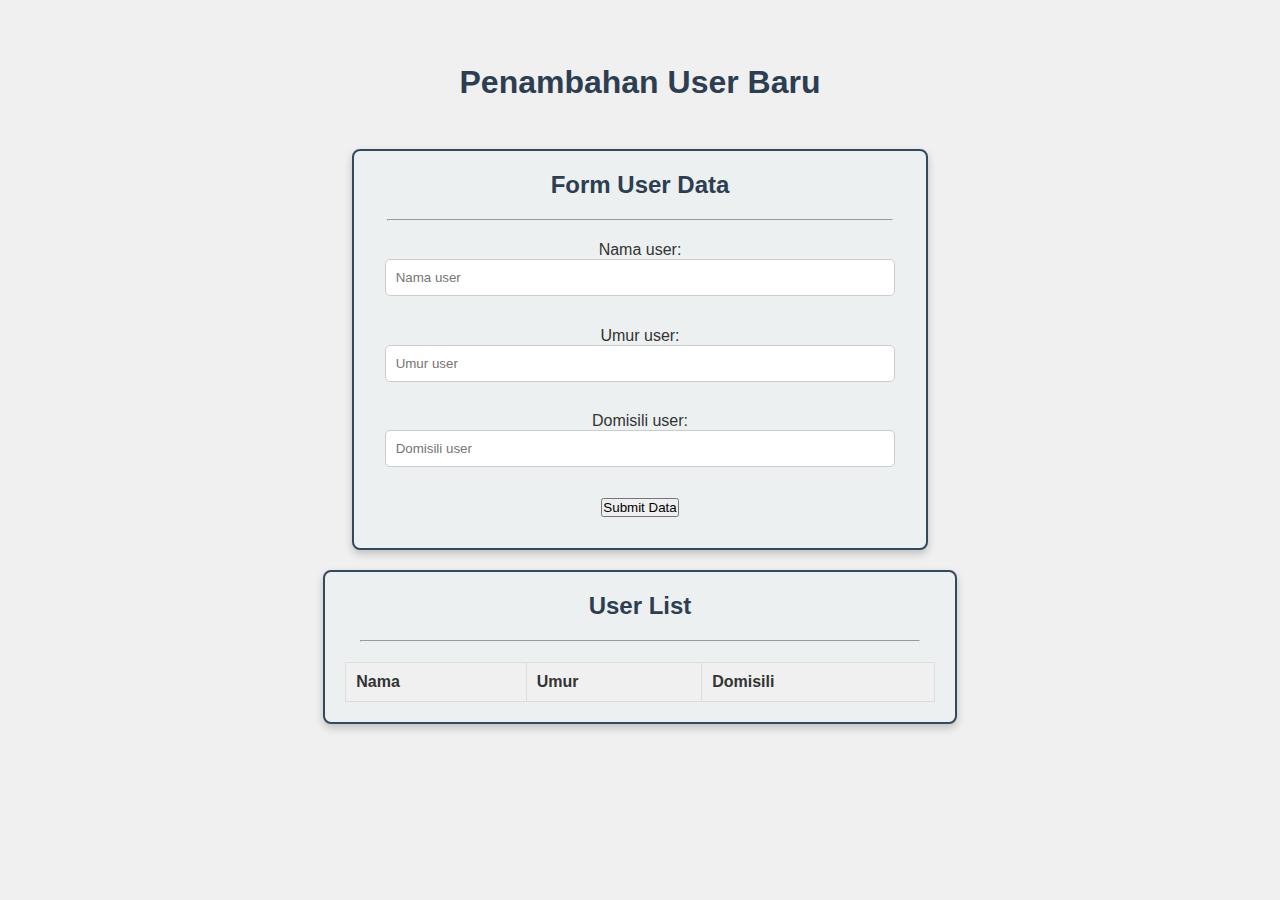
<file: database/data.html>
<!DOCTYPE html>
<html lang="en">
<head>
    <meta charset="UTF-8">
    <meta name="viewport" content="width=device-width, initial-scale=1.0">
    <link rel="stylesheet" href="data.css">
    <title>Document</title>
</head>
<body>
    <h1 align="center">Penambahan User Baru</h1>
<div class="contents" align="center">
  
  <div class="child-content" id="user-form">
    <h2>Form User Data</h2>
    <hr>
    <form id="form-data-user">
      <div class="form-element">
        <label for="nama">Nama user:</label><br>
        <input id="nama" type="text" name="nama" placeholder="Nama user" value="" maxlength="10" required><br>
      </div>
      <div class="form-element">
        <label for="umur">Umur user:</label><br>
        <input id="umur" type="text" name="umur" placeholder="Umur user" value="" maxlength="2" required><br>
      </div>
      <div class="form-element">
        <label for="domisili">Domisili user:</label><br>
        <input id="domisili" type="text" name="domisili" placeholder="Domisili user" value="" maxlength="10"
               required><br>
      </div>
      <div class="form-element">
        <input id="submitButton" type="submit" value="Submit Data">
      </div>
    </form>
  </div>
  
  <div class="child-content" id="user-list">
    <h2>User List</h2>
    <hr>
    <table id=user-list-table>
      <thead>
        <tr>
          <th>Nama</th>
          <th>Umur</th>
          <th>Domisili</th>
        </tr>
      </thead>
      <tbody id="user-list-detail" align="center">
      </tbody>
    </table>
  </div>
</div>
<script src="data.js"></script>
</body>
</html>
</file>
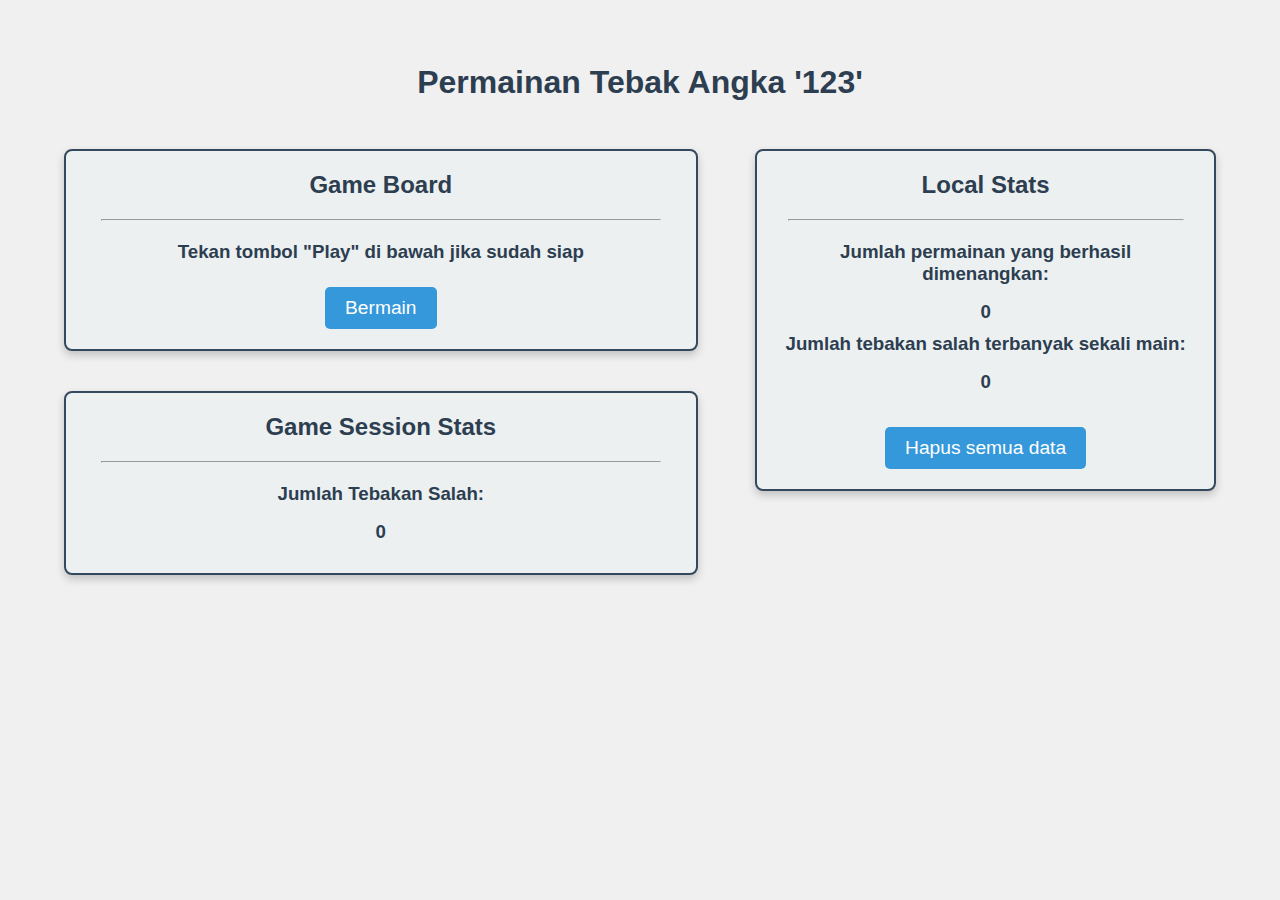
<file: Games Tebak Angka/game.html>
<!DOCTYPE html>
<html lang="en">
<head>
    <meta charset="UTF-8">
    <meta name="viewport" content="width=device-width, initial-scale=1.0">
    <link rel="stylesheet" href="game.css">
    <title>Games tebak Angka</title>
</head>
<body align="center">
<h1 align="center" class="title">Permainan Tebak Angka '123'</h1>
<div class="contents">
  <div class="child-content" id="total-stats" align="center">
    <h2>Local Stats</h2>
    <hr>
    <div id="all-local-stats">
      <div class="local-stat-item">
        <h3>Jumlah permainan yang berhasil dimenangkan:</h3>
        <h3 id="local-total-victory-field" class="attempts"></h3>
      </div>
      <div class="local-stat-item">
        <h3>Jumlah tebakan salah terbanyak sekali main:</h3>
        <h3 id="local-maximum-attempt-field" class="attempts"></h3>
      </div>
      <button class="button" id="destroy-data-button">Hapus semua data</button>
    </div>
  </div>
  
  <div class="child-content" id="gameboard" align="center">
    <h2>Game Board</h2>
    <hr>
    <div id="before-game-display">
      <h3>Tekan tombol "Play" di bawah jika sudah siap</h3>
      <button class="button" id="play-button">Bermain</button>
    </div>
    <div id="during-game-display" hidden>
      <h3>Silahkan menebak angka!</h3>
      <h3>Jawaban Anda:</h3>
      <h1 class="answer">"<u><span id="session-user-answer-field"></span></u>"</h1>
      <button class="answer-button" id="answer-1-button">1</button>
      <button class="answer-button" id="answer-2-button">2</button>
      <button class="answer-button" id="answer-3-button">3</button>
      <h3 class="wrong-answer">"<span id="session-user-wrong-answer-field"></span>" bukanlah jawabannya...</h3><br><br>
    </div>
    <div id="after-game-display" hidden>
      <h3 class="victory">Selamat Tebakan Anda benar!</h3>
      <h3 class="victory-message">Jawabannya adalah: </h3>
      <h1 class="victory-message">"<span id="session-true-answer-field"></span>"</h1>
      <h3 class="victory-message"><i></i>Refresh halaman ini untuk mencoba lagi</h3>
    </div>
  </div>
  
  <div class="child-content" id="session-stats" align="center">
    <h2>Game Session Stats</h2>
    <hr>
    <div id="all-session-stats">
      <div class="session-stat-item">
        <h3>Jumlah Tebakan Salah:</h3>
        <h3 id="session-user-attempts-amount-field" class="attempts"></h3>
      </div>
    </div>
  </div>
</div>
<script src="game.js"></script>
</body>
</html>
</file>
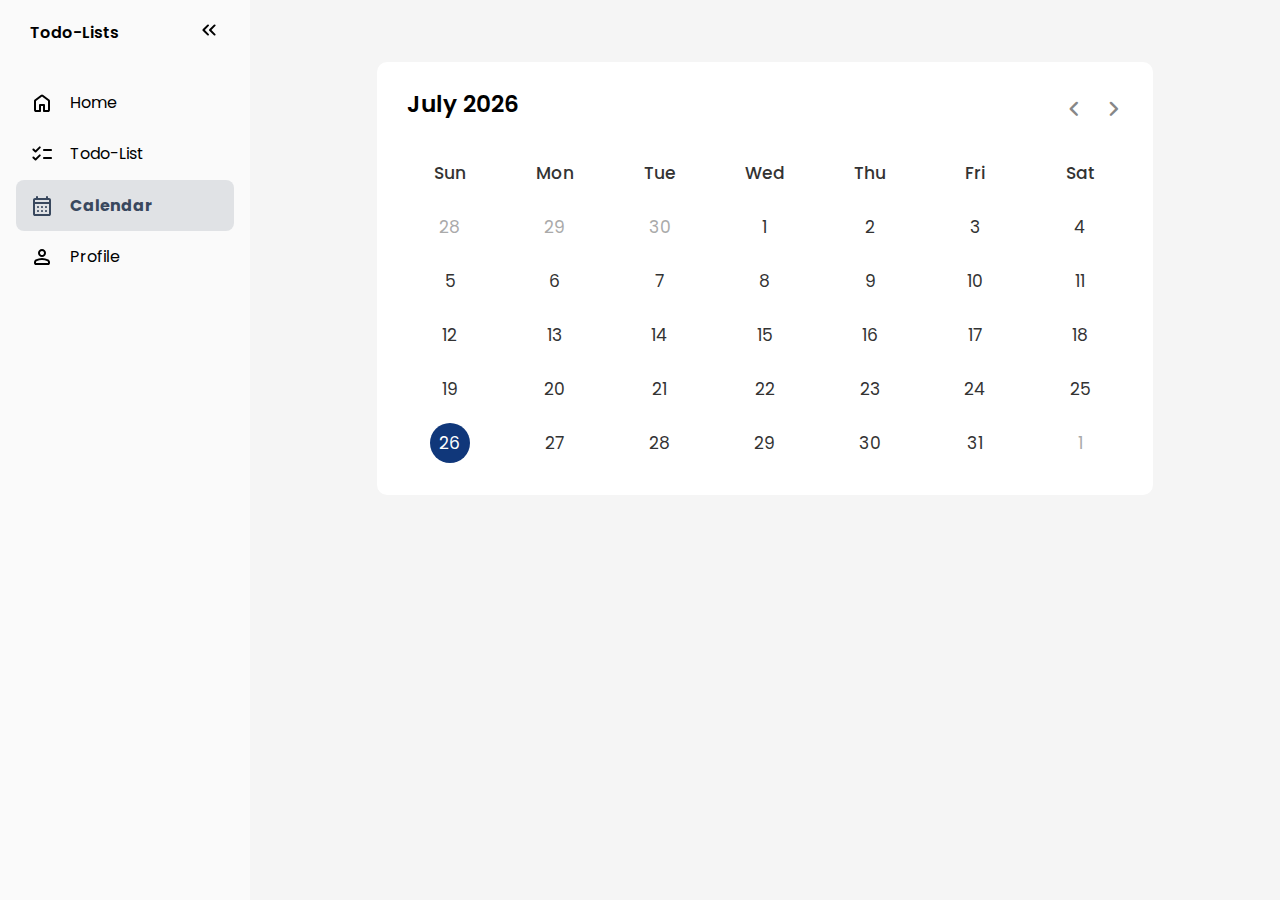
<file: todoapps/todolist/calendar.html>
<!DOCTYPE html>
<html lang="en">
<head>
  <meta charset="UTF-8">
  <meta name="viewport" content="width=device-width, initial-scale=1.0">
  <title>Calendar</title>
  <link rel="stylesheet" href="../css/style.css">
  <link rel="stylesheet" href="../css/calender.css">
  <link rel="stylesheet" href="https://fonts.googleapis.com/css2?family=Material+Symbols+Rounded:opsz,wght,FILL,GRAD@20..48,100..700,0..1,-50..200">
  <script type="text/javascript" src="../js/app.js" defer></script>
</head>
<body>
  <nav id="sidebar">
    <ul>
      <li>
        <span class="logo">Todo-Lists</span>
        <button onclick=toggleSidebar() id="toggle-btn">
          <svg xmlns="http://www.w3.org/2000/svg" height="24px" viewBox="0 -960 960 960" width="24px" fill="#e8eaed"><path d="m313-480 155 156q11 11 11.5 27.5T468-268q-11 11-28 11t-28-11L228-452q-6-6-8.5-13t-2.5-15q0-8 2.5-15t8.5-13l184-184q11-11 27.5-11.5T468-692q11 11 11 28t-11 28L313-480Zm264 0 155 156q11 11 11.5 27.5T732-268q-11 11-28 11t-28-11L492-452q-6-6-8.5-13t-2.5-15q0-8 2.5-15t8.5-13l184-184q11-11 27.5-11.5T732-692q11 11 11 28t-11 28L577-480Z"/></svg>
        </button>
      </li>
      <li>
        <a href="../index.html">
          <svg xmlns="http://www.w3.org/2000/svg" height="24px" viewBox="0 -960 960 960" width="24px" fill="#e8eaed"><path d="M240-200h120v-200q0-17 11.5-28.5T400-440h160q17 0 28.5 11.5T600-400v200h120v-360L480-740 240-560v360Zm-80 0v-360q0-19 8.5-36t23.5-28l240-180q21-16 48-16t48 16l240 180q15 11 23.5 28t8.5 36v360q0 33-23.5 56.5T720-120H560q-17 0-28.5-11.5T520-160v-200h-80v200q0 17-11.5 28.5T400-120H240q-33 0-56.5-23.5T160-200Zm320-270Z"/></svg>
          <span>Home</span>
        </a>
      </li>
      <li>
          <a href="work.html">
            <svg
              xmlns="http://www.w3.org/2000/svg"
              height="24px"
              viewBox="0 -960 960 960"
              width="24px"
              fill="#e8eaed"
            >
              <path
                d="m221-313 142-142q12-12 28-11.5t28 12.5q11 12 11 28t-11 28L250-228q-12 12-28 12t-28-12l-86-86q-11-11-11-28t11-28q11-11 28-11t28 11l57 57Zm0-320 142-142q12-12 28-11.5t28 12.5q11 12 11 28t-11 28L250-548q-12 12-28 12t-28-12l-86-86q-11-11-11-28t11-28q11-11 28-11t28 11l57 57Zm339 353q-17 0-28.5-11.5T520-320q0-17 11.5-28.5T560-360h280q17 0 28.5 11.5T880-320q0 17-11.5 28.5T840-280H560Zm0-320q-17 0-28.5-11.5T520-640q0-17 11.5-28.5T560-680h280q17 0 28.5 11.5T880-640q0 17-11.5 28.5T840-600H560Z"
              />
            </svg>
            <span>Todo-List</span>
          </a>
        </li>
      <li class="active">
        <a href="calendar.html">
          <svg xmlns="http://www.w3.org/2000/svg" height="24px" viewBox="0 -960 960 960" width="24px" fill="#e8eaed"><path d="M200-80q-33 0-56.5-23.5T120-160v-560q0-33 23.5-56.5T200-800h40v-40q0-17 11.5-28.5T280-880q17 0 28.5 11.5T320-840v40h320v-40q0-17 11.5-28.5T680-880q17 0 28.5 11.5T720-840v40h40q33 0 56.5 23.5T840-720v560q0 33-23.5 56.5T760-80H200Zm0-80h560v-400H200v400Zm0-480h560v-80H200v80Zm0 0v-80 80Zm280 240q-17 0-28.5-11.5T440-440q0-17 11.5-28.5T480-480q17 0 28.5 11.5T520-440q0 17-11.5 28.5T480-400Zm-160 0q-17 0-28.5-11.5T280-440q0-17 11.5-28.5T320-480q17 0 28.5 11.5T360-440q0 17-11.5 28.5T320-400Zm320 0q-17 0-28.5-11.5T600-440q0-17 11.5-28.5T640-480q17 0 28.5 11.5T680-440q0 17-11.5 28.5T640-400ZM480-240q-17 0-28.5-11.5T440-280q0-17 11.5-28.5T480-320q17 0 28.5 11.5T520-280q0 17-11.5 28.5T480-240Zm-160 0q-17 0-28.5-11.5T280-280q0-17 11.5-28.5T320-320q17 0 28.5 11.5T360-280q0 17-11.5 28.5T320-240Zm320 0q-17 0-28.5-11.5T600-280q0-17 11.5-28.5T640-320q17 0 28.5 11.5T680-280q0 17-11.5 28.5T640-240Z"/></svg>
          <span>Calendar</span>
        </a>
      </li>
      <li>
        <a href="profile.html">
          <svg xmlns="http://www.w3.org/2000/svg" height="24px" viewBox="0 -960 960 960" width="24px" fill="#e8eaed"><path d="M480-480q-66 0-113-47t-47-113q0-66 47-113t113-47q66 0 113 47t47 113q0 66-47 113t-113 47ZM160-240v-32q0-34 17.5-62.5T224-378q62-31 126-46.5T480-440q66 0 130 15.5T736-378q29 15 46.5 43.5T800-272v32q0 33-23.5 56.5T720-160H240q-33 0-56.5-23.5T160-240Zm80 0h480v-32q0-11-5.5-20T700-306q-54-27-109-40.5T480-360q-56 0-111 13.5T260-306q-9 5-14.5 14t-5.5 20v32Zm240-320q33 0 56.5-23.5T560-640q0-33-23.5-56.5T480-720q-33 0-56.5 23.5T400-640q0 33 23.5 56.5T480-560Zm0-80Zm0 400Z"/></svg>
          <span>Profile</span>
        </a>
      </li>
    </ul>
  </nav>
  <main>
    <div class="wrapper">
      <header>
        <p class="current-date"></p>
        <div class="icons">
          <span id="prev" class="material-symbols-rounded">chevron_left</span>
          <span id="next" class="material-symbols-rounded">chevron_right</span>
        </div>
      </header>
      <div class="calendar">
        <ul class="weeks">
          <li>Sun</li>
          <li>Mon</li>
          <li>Tue</li>
          <li>Wed</li>
          <li>Thu</li>
          <li>Fri</li>
          <li>Sat</li>
        </ul>
        <ul class="days"></ul>
      </div>
    </div>
  </main>
</body>
</html>
</file>
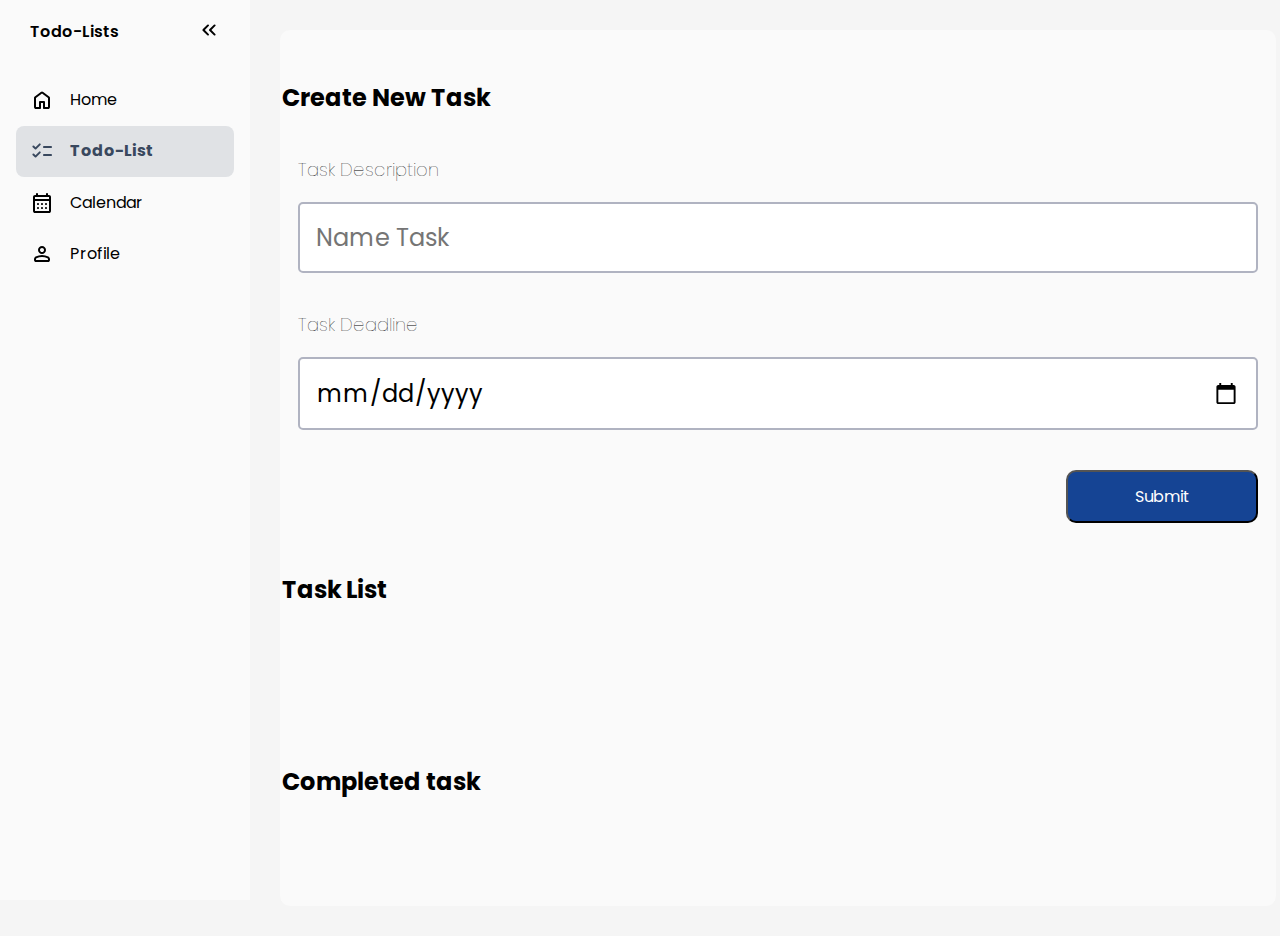
<file: todoapps/todolist/work.html>
<!DOCTYPE html>
<html lang="en">
  <head>
    <meta charset="UTF-8" />
    <meta name="viewport" content="width=device-width, initial-scale=1.0" />
    <title>Home</title>
    <link rel="stylesheet" href="../css/style.css" />
    <link rel="stylesheet" href="../css/todo.css" />
    <script type="text/javascript" src="../js/app.js" defer></script>
  </head>
  <body>
    <nav id="sidebar">
      <ul>
        <li>
          <span class="logo">Todo-Lists</span>
          <button onclick="toggleSidebar()" id="toggle-btn">
            <svg
              xmlns="http://www.w3.org/2000/svg"
              height="24px"
              viewBox="0 -960 960 960"
              width="24px"
              fill="#e8eaed"
            >
              <path
                d="m313-480 155 156q11 11 11.5 27.5T468-268q-11 11-28 11t-28-11L228-452q-6-6-8.5-13t-2.5-15q0-8 2.5-15t8.5-13l184-184q11-11 27.5-11.5T468-692q11 11 11 28t-11 28L313-480Zm264 0 155 156q11 11 11.5 27.5T732-268q-11 11-28 11t-28-11L492-452q-6-6-8.5-13t-2.5-15q0-8 2.5-15t8.5-13l184-184q11-11 27.5-11.5T732-692q11 11 11 28t-11 28L577-480Z"
              />
            </svg>
          </button>
        </li>
        <li>
          <a href="../index.html">
            <svg
              xmlns="http://www.w3.org/2000/svg"
              height="24px"
              viewBox="0 -960 960 960"
              width="24px"
              fill="#e8eaed"
            >
              <path
                d="M240-200h120v-200q0-17 11.5-28.5T400-440h160q17 0 28.5 11.5T600-400v200h120v-360L480-740 240-560v360Zm-80 0v-360q0-19 8.5-36t23.5-28l240-180q21-16 48-16t48 16l240 180q15 11 23.5 28t8.5 36v360q0 33-23.5 56.5T720-120H560q-17 0-28.5-11.5T520-160v-200h-80v200q0 17-11.5 28.5T400-120H240q-33 0-56.5-23.5T160-200Zm320-270Z"
              />
            </svg>
            <span>Home</span>
          </a>
        </li>
        <li class="active">
          <a href="work.html">
            <svg
              xmlns="http://www.w3.org/2000/svg"
              height="24px"
              viewBox="0 -960 960 960"
              width="24px"
              fill="#e8eaed"
            >
              <path
                d="m221-313 142-142q12-12 28-11.5t28 12.5q11 12 11 28t-11 28L250-228q-12 12-28 12t-28-12l-86-86q-11-11-11-28t11-28q11-11 28-11t28 11l57 57Zm0-320 142-142q12-12 28-11.5t28 12.5q11 12 11 28t-11 28L250-548q-12 12-28 12t-28-12l-86-86q-11-11-11-28t11-28q11-11 28-11t28 11l57 57Zm339 353q-17 0-28.5-11.5T520-320q0-17 11.5-28.5T560-360h280q17 0 28.5 11.5T880-320q0 17-11.5 28.5T840-280H560Zm0-320q-17 0-28.5-11.5T520-640q0-17 11.5-28.5T560-680h280q17 0 28.5 11.5T880-640q0 17-11.5 28.5T840-600H560Z"
              />
            </svg>
            <span>Todo-List</span>
          </a>
        </li>
        <li>
          <a href="calendar.html">
            <svg
              xmlns="http://www.w3.org/2000/svg"
              height="24px"
              viewBox="0 -960 960 960"
              width="24px"
              fill="#e8eaed"
            >
              <path
                d="M200-80q-33 0-56.5-23.5T120-160v-560q0-33 23.5-56.5T200-800h40v-40q0-17 11.5-28.5T280-880q17 0 28.5 11.5T320-840v40h320v-40q0-17 11.5-28.5T680-880q17 0 28.5 11.5T720-840v40h40q33 0 56.5 23.5T840-720v560q0 33-23.5 56.5T760-80H200Zm0-80h560v-400H200v400Zm0-480h560v-80H200v80Zm0 0v-80 80Zm280 240q-17 0-28.5-11.5T440-440q0-17 11.5-28.5T480-480q17 0 28.5 11.5T520-440q0 17-11.5 28.5T480-400Zm-160 0q-17 0-28.5-11.5T280-440q0-17 11.5-28.5T320-480q17 0 28.5 11.5T360-440q0 17-11.5 28.5T320-400Zm320 0q-17 0-28.5-11.5T600-440q0-17 11.5-28.5T640-480q17 0 28.5 11.5T680-440q0 17-11.5 28.5T640-400ZM480-240q-17 0-28.5-11.5T440-280q0-17 11.5-28.5T480-320q17 0 28.5 11.5T520-280q0 17-11.5 28.5T480-240Zm-160 0q-17 0-28.5-11.5T280-280q0-17 11.5-28.5T320-320q17 0 28.5 11.5T360-280q0 17-11.5 28.5T320-240Zm320 0q-17 0-28.5-11.5T600-280q0-17 11.5-28.5T640-320q17 0 28.5 11.5T680-280q0 17-11.5 28.5T640-240Z"
              />
            </svg>
            <span>Calendar</span>
          </a>
        </li>
        <li>
          <a href="profile.html">
            <svg
              xmlns="http://www.w3.org/2000/svg"
              height="24px"
              viewBox="0 -960 960 960"
              width="24px"
              fill="#e8eaed"
            >
              <path
                d="M480-480q-66 0-113-47t-47-113q0-66 47-113t113-47q66 0 113 47t47 113q0 66-47 113t-113 47ZM160-240v-32q0-34 17.5-62.5T224-378q62-31 126-46.5T480-440q66 0 130 15.5T736-378q29 15 46.5 43.5T800-272v32q0 33-23.5 56.5T720-160H240q-33 0-56.5-23.5T160-240Zm80 0h480v-32q0-11-5.5-20T700-306q-54-27-109-40.5T480-360q-56 0-111 13.5T260-306q-9 5-14.5 14t-5.5 20v32Zm240-320q33 0 56.5-23.5T560-640q0-33-23.5-56.5T480-720q-33 0-56.5 23.5T400-640q0 33 23.5 56.5T480-560Zm0-80Zm0 400Z"
              />
            </svg>
            <span>Profile</span>
          </a>
        </li>
      </ul>
    </nav>
    <main>
      <div class="wrapper">
        <div class="container bg-white" id="add-todo">
          <h2 class="text-center container-header">
            Create New Task
          </h2>
          <form class="form" action="#" id="form">
            <div class="form-group form-title">
              <label for="title" class="text">Task Description</label>
              <input type="text" id="title" name="title" placeholder="Name Task" required />
            </div>
            <div class="form-group form-title">
              <label for="date">Task Deadline</label>
              <input type="date" id="date" name="date" required />
            </div>
            <input
              type="submit"
              value="Submit"
              name="Submit"
              class="btn-submit"
            />
          </form>
        </div>
        <div class="container">
          <h2 class="text-center container-header">Task List</h2>

          <div class="list-item" id="todos"></div>
        </div>
        <div class="container">
          <h2 class="text-center container-header">Completed task</h2>
          <div class="list-item" id="completed-todos"></div>
        </div>
      </div>

      <script src="../js/script.js" type="text/javascript"></script>
    </main>
  </body>
</html>
</file>
<file: todoapps/css/style.css>
@import url('https://fonts.googleapis.com/css2?family=Poppins:wght@400;700&display=swap');

:root{
  --base-clr: #f5f5f5;
  --hover-clr: #EFEFF1;
  --text-clr: black;
  --accent-clr: #39485E;
  --secondary-text-clr: #b0b3c1;
}
*{
  margin: 0;
  padding: 0;
}
html{
  font-family: "Poppins", serif;
  line-height: 1.5rem;
}
body{
  min-height: 100vh;
  min-height: 100dvh;
  background-color: var(--base-clr);
  color: var(--text-clr);
  display: grid;
  grid-template-columns: auto 1fr;
}
#sidebar{
  box-sizing: border-box;
  height: 100vh;
  width: 250px;
  padding: 5px 1em;
  background-color: #FAFAFA;
  border-right: 1px solid var(--line-clr);
  position: sticky;
  top: 0;
  align-self: start;
  transition: 300ms ease-in-out;
  overflow: hidden;
  text-wrap: nowrap;
}
#sidebar.close{
  padding: 4px;
  width: 58px;
}
#sidebar ul li{
  list-style: none;
}
#sidebar > ul > li:first-child{
  display: flex;
  justify-content: flex-end;
  margin-bottom: 16px;
  .logo{
    font-weight: 600;
  }
}
#sidebar ul li.active a{
  font-weight: bolder;
  background-color: #E0E2E5;
  color: var(--accent-clr);

  svg{
    fill: var(--accent-clr);
  }
}

#sidebar a, #sidebar .dropdown-btn, #sidebar .logo{
  border-radius: .5em;
  padding: .85em;
  text-decoration: none;
  color: var(--text-clr);
  display: flex;
  align-items: center;
  gap: 1em;
}
.dropdown-btn{
  width: 100%;
  text-align: left;
  background: none;
  border: none;
  font: inherit;
  cursor: pointer;
}
#sidebar svg{
  flex-shrink: 0;
  fill: var(--text-clr);
}
#sidebar a span, #sidebar .dropdown-btn span{
  flex-grow: 1;
}
#sidebar a:hover, #sidebar .dropdown-btn:hover{
  background-color: var(--hover-clr);
}
#sidebar .sub-menu{
  display: grid;
  grid-template-rows: 0fr;
  transition: 300ms ease-in-out;

  > div{
    overflow: hidden;
  }
}
#sidebar .sub-menu.show{
  grid-template-rows: 1fr;
}
.dropdown-btn svg{
  transition: 200ms ease;
}
.rotate svg:last-child{
  rotate: 180deg;
}
#sidebar .sub-menu a{
  padding-left: 2em;
}
#toggle-btn{
  margin-left: auto;
  padding: 1em;
  border: none;
  border-radius: .5em;
  background: none;
  cursor: pointer;

  svg{
    transition: rotate 150ms ease;
  }
}
#toggle-btn:hover{
  background-color: var(--hover-clr);
}

main{
  padding: min(30px, 7%);
}
main p{
  color: var(--secondary-text-clr);
  margin-top: 5px;
  margin-bottom: 15px;
}
.container{
  border: 1px solid var(--line-clr);
  border-radius: 1em;
  margin-bottom: 20px;
  padding: min(3em, 15%);

  h2, p { margin-top: 1em }
}

@media(max-width: 800px){
  body{
    grid-template-columns: 1fr;
  }
  main{
    padding: 2em 1em 60px 1em;
  }
  .container{
    border: none;
    padding: 0;
  }
  #sidebar{
    height: 60px;
    width: 100%;
    border-right: none;
    border-top: 1px solid var(--line-clr);
    padding: 0;
    position: fixed;
    top: unset;
    bottom: 0;

    > ul{
      padding: 0;
      display: grid;
      grid-auto-columns: 60px;
      grid-auto-flow: column;
      align-items: center;
      overflow-x: scroll;
    }
    ul li{
      height: 100%;
    }
    ul a, ul .dropdown-btn{
      width: 60px;
      height: 60px;
      padding: 0;
      border-radius: 0;
      justify-content: center;
    }

    ul li span, ul li:first-child, .dropdown-btn svg:last-child{
      display: none;
    }

    ul li .sub-menu.show{
      position: fixed;
      bottom: 60px;
      left: 0;
      box-sizing: border-box;
      height: 60px;
      width: 100%;
      background-color: var(--hover-clr);
      border-top: 1px solid var(--line-clr);
      display: flex;
      justify-content: center;

      > div{
        overflow-x: auto;
      }
      li{
        display: inline-flex;
      }
      a{
        box-sizing: border-box;
        padding: 1em;
        width: auto;
        justify-content: center;
      }
    }
  }
}
</file>
<file: todoapps/css/calender.css>
@import url("https://fonts.googleapis.com/css2?family=Poppins:wght@400;500;600&display=swap");
* {
  margin: 0;
  padding: 0;
  box-sizing: border-box;
  font-family: "Poppins", sans-serif;
}

.wrapper {
  justify-self: center;
  margin-top: 2rem;
  width: 80%;
  background: #fff;
  border-radius: 10px;
}
.wrapper header {
  display: flex;
  align-items: center;
  padding: 25px 30px 10px;
  justify-content: space-between;
}
header .icons {
  display: flex;
}
header .icons span {
  height: 38px;
  width: 38px;
  margin: 0 1px;
  cursor: pointer;
  color: #878787;
  text-align: center;
  line-height: 38px;
  font-size: 1.9rem;
  user-select: none;
  border-radius: 50%;
}
.icons span:last-child {
  margin-right: -10px;
}
header .icons span:hover {
  background: #f2f2f2;
}
header .current-date {
  font-size: 1.45rem;
  font-weight: 500;
  color: #000;
  font-weight: 600;
}
.calendar {
  padding: 20px;
}
.calendar ul {
  display: flex;
  flex-wrap: wrap;
  list-style: none;
  text-align: center;
}
.calendar .days {
  margin-bottom: 20px;
}
.calendar li {
  color: #333;
  width: calc(100% / 7);
  font-size: 1.07rem;
}
.calendar .weeks li {
  font-weight: 500;
  cursor: default;
}
.calendar .days li {
  z-index: 1;
  cursor: pointer;
  position: relative;
  margin-top: 30px;
}
.days li.inactive {
  color: #aaa;
}
.days li.active {
  color: #fff;
}
.days li::before {
  position: absolute;
  content: "";
  left: 50%;
  top: 50%;
  height: 40px;
  width: 40px;
  z-index: -1;
  border-radius: 50%;
  transform: translate(-50%, -50%);
}
.days li.active::before {
  background: #10377a;
}
.days li:not(.active):hover::before {
  background: #f2f2f2;
}
</file>
<file: todoapps/css/todo.css>
@import url('https://fonts.googleapis.com/css2?family=Poppins:wght@400;700&display=swap');
* {
    box-sizing: border-box;
}

html, body {
    font-family: "Poppins", serif;
    margin: 0;
    padding: 0;
    box-sizing: border-box;
}

.wrapper {
    display: flex;
    flex-direction: column;
    align-items: center;
    background-color: #FAFAFA;
    border-radius: 10px;
}

.wrapper .container {
    width: 1024px;
    border-radius: 8px;
    margin: 16px;
    padding: 16px;
    margin-bottom: 4rem;
    flex-grow: 1;
    height: fit-content;
}


.item {
    border-radius: 16px;
    margin-top: 16px;
    padding: 12px 24px;
    background: white;
    display: flex;
    align-items: center;
}

.item > .inner h2 {
    margin-bottom: unset;
}

.item > .inner p {
    margin-top: 5px;
}

.form {
    display: flex;
    padding: 16px;
    flex-direction: column;
    height: 300px;
    border-radius: 16px;
}

.form-group {
    display: flex;
    flex-direction: column;
}

.form-group label {
    margin-bottom: 20px;
    font-size: 18px;
    font-weight: lighter;
}


input[type=text], input[type=date] {
    font-family: "Poppins", serif;
    border: 2px solid #b0b3c1;
    border-radius: 5px;
    padding: 16px;
    box-sizing: border-box;
    margin-bottom: 40px;
    font-size: 24px;
}

.btn-submit {
    width: 20%;
    font-family: "Poppins", serif;
    border-radius: 10px;
    padding: 12px 24px;
    color: #ffffff;
    background-color: #154494;
    font-size: 1rem;
    margin-top: auto;
    align-self: flex-end;
    cursor: pointer;
}

.btn-submit:hover {
    background-color: #10377a;
}

input[type=text], input[type=date], .btn-submit:focus {
    outline: none;
}

.text-center {
    text-align: left;
    margin: 2rem 0;
    font-size: 24px
}

.form-title {
    margin: auto 0;
}

.check-button {
    width: 40px;
    height: 40px;

    background: url('../assets/check-outline.svg');
    background-size: contain;
    margin-left: auto;
    cursor: pointer;
    border: none;
}

.check-button:hover {
    background: url('../assets/check-solid.svg');
    background-size: contain;
}

.trash-button {
    width: 30px;
    height: 30px;

    background: url('../assets/trash-outline.svg');
    margin-left: 16px;
    cursor: pointer;
    border: none;
}

.trash-button:hover {
    background: url('../assets/trash-fill.svg');
    background-size: contain;
}

.undo-button {
    width: 30px;
    height: 30px;

    background: url('../assets/undo-ouline.svg');
    margin-left: auto;
    margin-right: 1.5rem;
    cursor: pointer;
    border: none;
}

.undo-button:hover {
    background: url('../assets/undo-ouline.svg');
    background-size: contain;
}

.check-button:focus, .trash-button {
    outline: none;
}


@media only screen and (max-width: 1024px) {
    .wrapper {
        margin: 0;
    }

    .wrapper .container {
        width: 100%;
    }

    .list-item {
        width: 90%;
    }

    .form {
        width: 100%;
    }
}
</file>
<file: database/data.css>
/* Reset margin dan padding untuk semua elemen */
* {
    margin: 0;
    padding: 0;
    box-sizing: border-box;
}

body {
    font-family: 'Arial', sans-serif;
    background-color: #f0f0f0; /* Warna latar belakang */
    color: #333; /* Warna teks */
    display: flex;
    flex-direction: column;
    align-items: center;
    margin-top: 4rem;
}

h1, h2, h3 {
    color: #2c3e50; /* Warna judul */
}

hr {
    height: 2px;
    color: black;
    background-color: black;
    width: 95%;
    margin: 20px 0; /* Jarak atas dan bawah */
}

.title {
  font-size: 2em;
}

.contents {
    margin: 20px;
    width: 90%; /* Lebar konten */
    max-width: 1200px; /* Lebar maksimum */
    margin-top: 3rem;
}

.child-content {
    border: 2px solid #34495e; /* Warna border */
    border-radius: 8px; /* Sudut melengkung */
    padding: 20px; /* Padding di dalam konten */
    margin-bottom: 20px; /* Jarak antar konten */
    background-color: #ecf0f1; /* Warna latar belakang konten */
    box-shadow: 0 4px 8px rgba(0, 0, 0, 0.2); /* Bayangan */
}

.child-content h2 {
    margin-bottom: 10px;
}

.form-element {
    margin: 2%;
}

#user-form {
    width: 50%;
    height: 40%;
}

#user-list {
    margin-top: 1%;
    width: 55%;
}

#instructions-list {
    margin-left: 1%;
    margin-right: 1%;
}

table {
    border-collapse: collapse;
    border-spacing: 0;
    width: 100%;
    border: 1px solid #ddd;
}

th, td {
    border: 1px solid #ddd;
    padding: 10px;
    text-align: left;
}

th {
    background-color: #f0f0f0;
}

/* CSS untuk button */
button[type="submit"] {
    background-color: #333; /* Warna latar belakang button */
    color: #fff; /* Warna teks button */
    padding: 10px 20px; /* Ukuran button */
    border: none; /* Tidak ada border */
    border-radius: 5px; /* Sudut melengkung */
    cursor: pointer; /* Tampilan cursor */
}

button[type="submit"]:hover {
    background-color: #444; /* Warna latar belakang button saat di-hover */
}

/* CSS untuk input */
input[type="text"] {
    width: 100%; /* Lebar input */
    padding: 10px; /* Ukuran input */
    margin-bottom: 20px; /* Jarak antar input */
    border: 1px solid #ccc; /* Warna border input */
    border-radius: 5px; /* Sudut melengkung */
}

input[type="text"]:focus {
    border-color: #333; /* Warna border input saat di-focus */
    box-shadow: 0 0 10px rgba(0, 0, 0, 0.1); /* Bayangan input saat di-focus */
}
</file>
<file: Games Tebak Angka/game.css>
/* Reset margin dan padding untuk semua elemen */
* {
    margin: 0;
    padding: 0;
    box-sizing: border-box;
}

body {
    font-family: 'Arial', sans-serif;
    background-color: #f0f0f0; /* Warna latar belakang */
    color: #333; /* Warna teks */
    display: flex;
    flex-direction: column;
    align-items: center;
    margin-top: 4rem;
}

h1, h2, h3 {
    color: #2c3e50; /* Warna judul */
}

hr {
    height: 2px;
    color: black;
    background-color: black;
    width: 95%;
    margin: 20px 0; /* Jarak atas dan bawah */
}

.title {
  font-size: 2em;
}

.contents {
    margin: 20px;
    width: 90%; /* Lebar konten */
    max-width: 1200px; /* Lebar maksimum */
    margin-top: 3rem;
}

.child-content {
    border: 2px solid #34495e; /* Warna border */
    border-radius: 8px; /* Sudut melengkung */
    padding: 20px; /* Padding di dalam konten */
    margin-bottom: 20px; /* Jarak antar konten */
    background-color: #ecf0f1; /* Warna latar belakang konten */
    box-shadow: 0 4px 8px rgba(0, 0, 0, 0.2); /* Bayangan */
}

.button, .answer-button {
    background-color: #3498db; /* Warna latar belakang tombol */
    color: white; /* Warna teks tombol */
    border: none; /* Tanpa border */
    margin: 1.5rem 0 0 0;
    border-radius: 5px; /* Sudut melengkung tombol */
    padding: 10px 20px; /* Padding tombol */
    font-size: 120%; /* Ukuran font tombol */
    cursor: pointer; /* Kursor tangan saat hover */
    transition: background-color 0.3s; /* Transisi saat hover */
}

.button:hover, .answer-button:hover {
    background-color: #2980b9; /* Warna saat hover */
}

.answer {
    margin-top: 1rem;
    margin-bottom: 1rem;
}

.answer-button {
    margin: 10px; /* Margin antar tombol */
    width: 60px; /* Lebar tombol */
}

.wrong-answer {
    margin-top: 2rem;
}

.victory {
    font-weight: 20rem;
    margin-bottom: 12px;
    color: green;
}
.victory-message {
    margin-bottom: 1rem;
}

#total-stats {
    float: right;
    width: 40%;
}

#gameboard {
    float: left;
    width: 55%;
}

#session-stats {
    float: left;
    margin-top: 20px; /* Jarak atas */
    width: 55%;
}

.attempts {
  margin-top: 1rem;
    margin-bottom: 10px;
}

@media (max-width: 768px) {
    #total-stats, #gameboard, #session-stats {
        float: none; /* Menghilangkan float pada layar kecil */
        width: 100%; /* Lebar 100% */
    }
}
</file>
